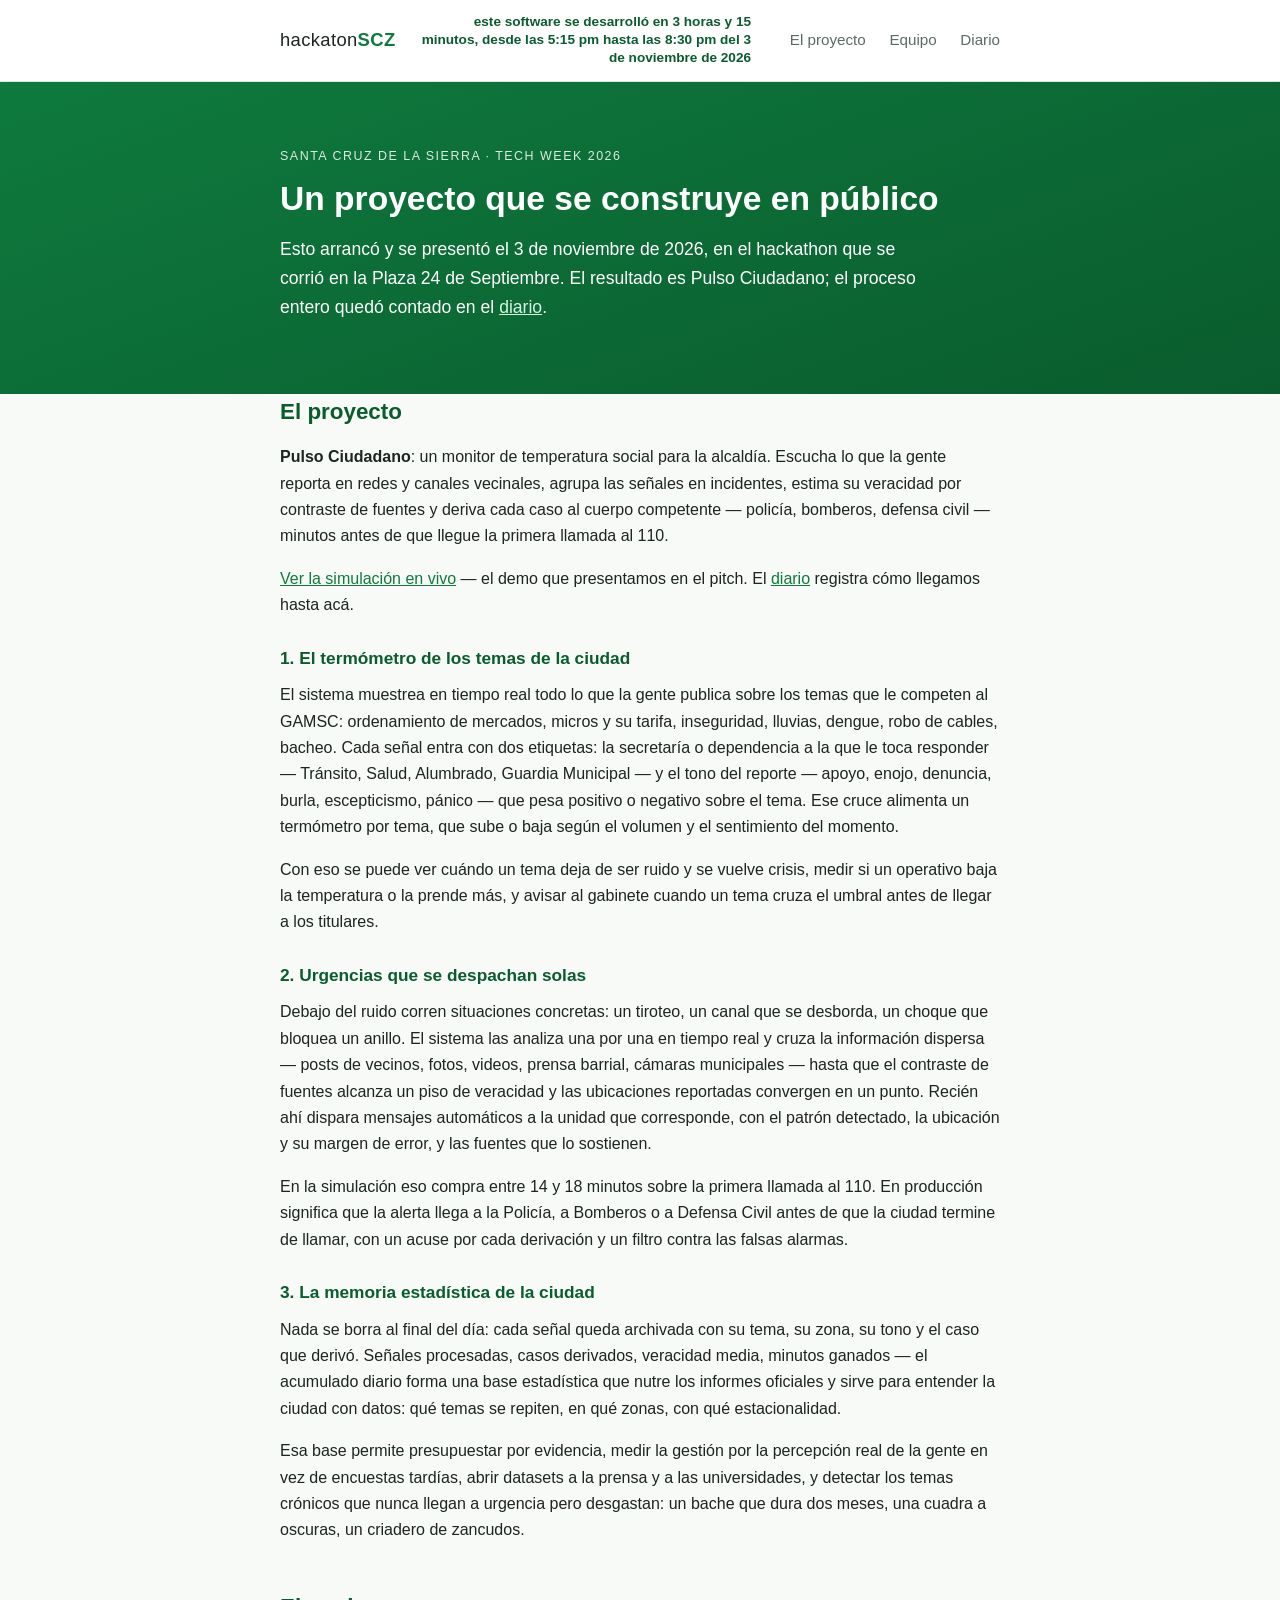
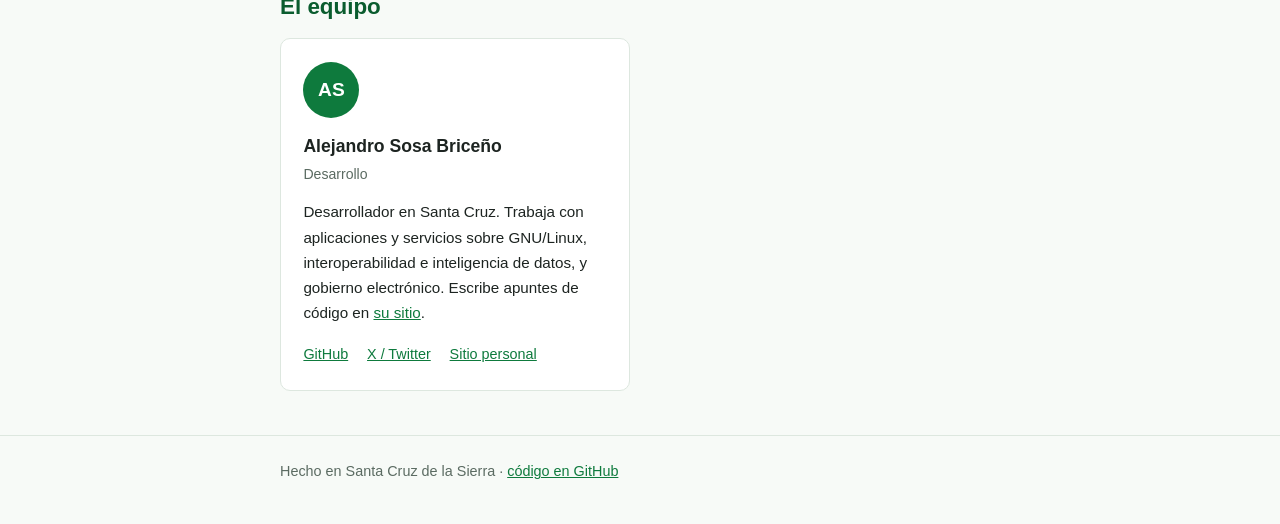
<file: index.html>
<!DOCTYPE html>
<html lang="es">
<head>
  <meta charset="UTF-8">
  <meta name="viewport" content="width=device-width, initial-scale=1.0">
  <title>Hackaton SCZ — diario de proyecto</title>
  <meta name="description" content="Un proyecto nacido en el hackathon del Tech Week de Santa Cruz de la Sierra. Acá contamos cómo avanza.">
  <link rel="stylesheet" href="assets/css/style.css">
</head>
<body>
  <header class="site-header">
    <div class="container">
      <span class="logo">hackaton<b>SCZ</b></span>
      <span class="countdown">este software se desarrolló en 3 horas y 15 minutos, desde las 5:15 pm hasta las 8:30 pm del 3 de noviembre de 2026</span>
      <nav>
        <a href="#proyecto">El proyecto</a>
        <a href="#equipo">Equipo</a>
        <a href="diario/">Diario</a>
      </nav>
    </div>
  </header>

  <section class="hero">
    <div class="container">
      <p class="kicker">Santa Cruz de la Sierra · Tech Week 2026</p>
      <h1>Un proyecto que se construye en público</h1>
      <p class="lede">
        Esto arrancó y se presentó el 3 de noviembre de 2026, en el hackathon que
        se corrió en la Plaza 24 de Septiembre. El resultado es Pulso Ciudadano;
        el proceso entero quedó contado en el
        <a href="diario/">diario</a>.
      </p>
    </div>
  </section>

  <main class="container">
    <section id="proyecto">
      <h2>El proyecto</h2>
      <p>
        <strong>Pulso Ciudadano</strong>: un monitor de temperatura social para la
        alcaldía. Escucha lo que la gente reporta en redes y canales vecinales,
        agrupa las señales en incidentes, estima su veracidad por contraste de
        fuentes y deriva cada caso al cuerpo competente — policía, bomberos,
        defensa civil — minutos antes de que llegue la primera llamada al 110.
      </p>
      <p>
        <a href="termometro/">Ver la simulación en vivo</a> — el demo que
        presentamos en el pitch. El <a href="diario/">diario</a> registra cómo
        llegamos hasta acá.
      </p>

      <h3>1. El termómetro de los temas de la ciudad</h3>
      <p>
        El sistema muestrea en tiempo real todo lo que la gente publica sobre
        los temas que le competen al GAMSC: ordenamiento de mercados, micros y
        su tarifa, inseguridad, lluvias, dengue, robo de cables, bacheo. Cada
        señal entra con dos etiquetas: la secretaría o dependencia a la que le
        toca responder — Tránsito, Salud, Alumbrado, Guardia Municipal — y el
        tono del reporte — apoyo, enojo, denuncia, burla, escepticismo, pánico —
        que pesa positivo o negativo sobre el tema. Ese cruce alimenta un
        termómetro por tema, que sube o baja según el volumen y el sentimiento
        del momento.
      </p>
      <p>
        Con eso se puede ver cuándo un tema deja de ser ruido y se vuelve
        crisis, medir si un operativo baja la temperatura o la prende más, y
        avisar al gabinete cuando un tema cruza el umbral antes de llegar a los
        titulares.
      </p>

      <h3>2. Urgencias que se despachan solas</h3>
      <p>
        Debajo del ruido corren situaciones concretas: un tiroteo, un canal que
        se desborda, un choque que bloquea un anillo. El sistema las analiza una
        por una en tiempo real y cruza la información dispersa — posts de
        vecinos, fotos, videos, prensa barrial, cámaras municipales — hasta que
        el contraste de fuentes alcanza un piso de veracidad y las ubicaciones
        reportadas convergen en un punto. Recién ahí dispara mensajes
        automáticos a la unidad que corresponde, con el patrón detectado, la
        ubicación y su margen de error, y las fuentes que lo sostienen.
      </p>
      <p>
        En la simulación eso compra entre 14 y 18 minutos sobre la primera
        llamada al 110. En producción significa que la alerta llega a la
        Policía, a Bomberos o a Defensa Civil antes de que la ciudad termine de
        llamar, con un acuse por cada derivación y un filtro contra las falsas
        alarmas.
      </p>

      <h3>3. La memoria estadística de la ciudad</h3>
      <p>
        Nada se borra al final del día: cada señal queda archivada con su tema,
        su zona, su tono y el caso que derivó. Señales procesadas, casos
        derivados, veracidad media, minutos ganados — el acumulado diario forma
        una base estadística que nutre los informes oficiales y sirve para
        entender la ciudad con datos: qué temas se repiten, en qué zonas, con
        qué estacionalidad.
      </p>
      <p>
        Esa base permite presupuestar por evidencia, medir la gestión por la
        percepción real de la gente en vez de encuestas tardías, abrir datasets
        a la prensa y a las universidades, y detectar los temas crónicos que
        nunca llegan a urgencia pero desgastan: un bache que dura dos meses,
        una cuadra a oscuras, un criadero de zancudos.
      </p>
    </section>

    <section id="equipo">
      <h2>El equipo</h2>
      <div class="team-grid">
        <article class="member-card">
          <div class="member-avatar">AS</div>
          <h3>Alejandro Sosa Briceño</h3>
          <p class="member-role">Desarrollo</p>
          <p class="member-bio">
            Desarrollador en Santa Cruz. Trabaja con aplicaciones y servicios
            sobre GNU/Linux, interoperabilidad e inteligencia de datos, y
            gobierno electrónico. Escribe apuntes de código en
            <a href="https://asosab.github.io">su sitio</a>.
          </p>
          <ul class="member-links">
            <li><a href="https://github.com/asosab">GitHub</a></li>
            <li><a href="https://x.com/asosab">X / Twitter</a></li>
            <li><a href="https://asosab.github.io">Sitio personal</a></li>
          </ul>
        </article>
        <!-- Nuevas tarjetas de equipo acá -->
      </div>
    </section>
  </main>

  <footer class="site-footer">
    <div class="container">
      <p>
        Hecho en Santa Cruz de la Sierra ·
        <a href="https://github.com/asosab/hackaton_SCZ">código en GitHub</a>
      </p>
    </div>
  </footer>

</body>
</html>
</file>
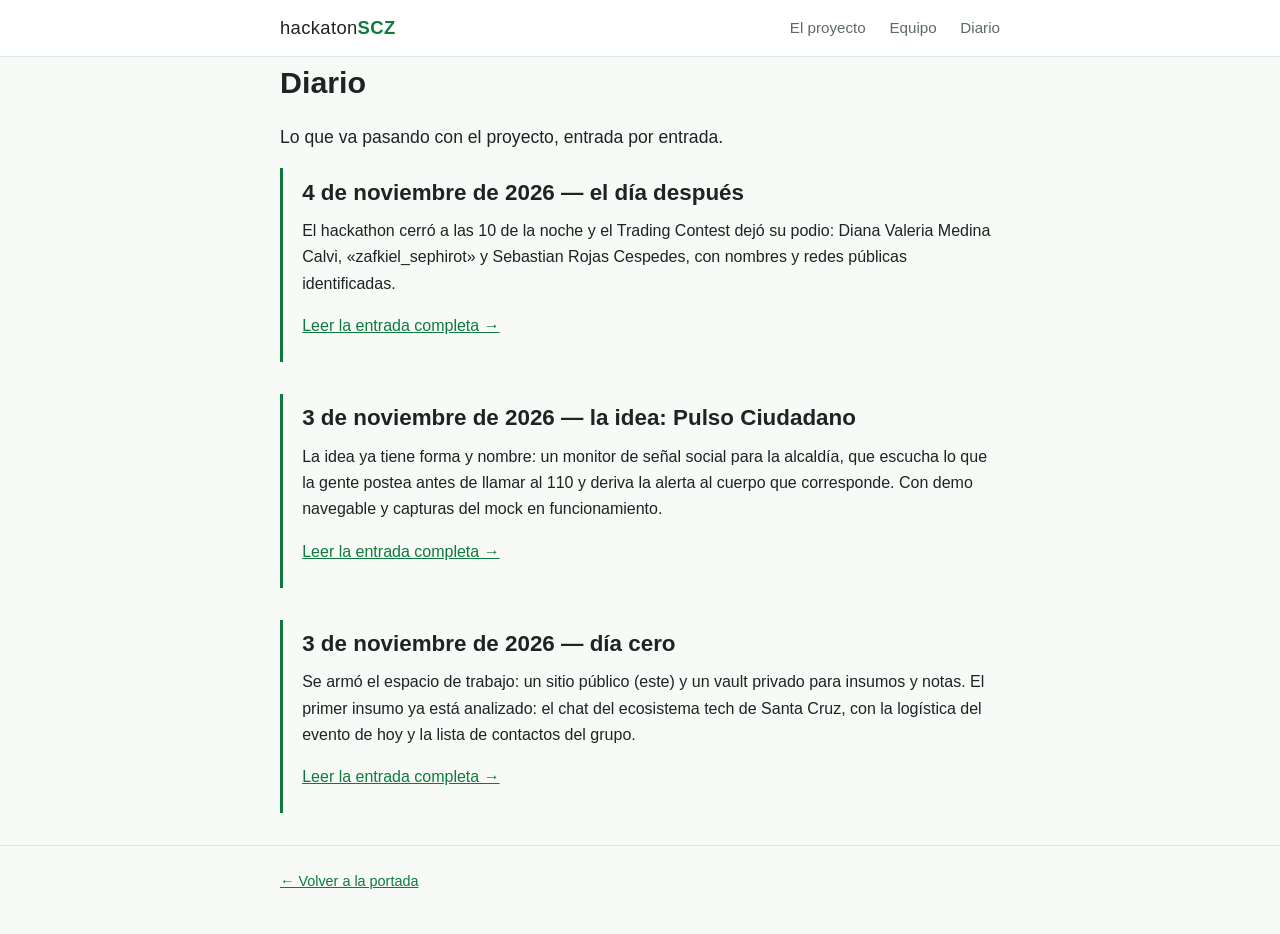
<file: diario/index.html>
<!DOCTYPE html>
<html lang="es">
<head>
  <meta charset="UTF-8">
  <meta name="viewport" content="width=device-width, initial-scale=1.0">
  <title>Diario — Hackaton SCZ</title>
  <meta name="description" content="Bitácora del proyecto: qué hicimos, qué decidimos y qué quedó pendiente.">
  <link rel="stylesheet" href="../assets/css/style.css">
</head>
<body>
  <header class="site-header">
    <div class="container">
      <span class="logo">hackaton<b>SCZ</b></span>
      <nav>
        <a href="../#proyecto">El proyecto</a>
        <a href="../#equipo">Equipo</a>
        <a href="./">Diario</a>
      </nav>
    </div>
  </header>

  <main class="container">
    <h1>Diario</h1>
    <p class="lede">Lo que va pasando con el proyecto, entrada por entrada.</p>

    <article class="diary-entry">
      <h2><a href="2026-11-04.html">4 de noviembre de 2026 — el día después</a></h2>
      <p>
        El hackathon cerró a las 10 de la noche y el Trading Contest dejó
        su podio: Diana Valeria Medina Calvi, «zafkiel_sephirot» y
        Sebastian Rojas Cespedes, con nombres y redes públicas
        identificadas.
      </p>
      <p><a href="2026-11-04.html">Leer la entrada completa →</a></p>
    </article>

    <article class="diary-entry">
      <h2><a href="2026-11-03-pulso.html">3 de noviembre de 2026 — la idea: Pulso Ciudadano</a></h2>
      <p>
        La idea ya tiene forma y nombre: un monitor de señal social para la
        alcaldía, que escucha lo que la gente postea antes de llamar al 110
        y deriva la alerta al cuerpo que corresponde. Con demo navegable y
        capturas del mock en funcionamiento.
      </p>
      <p><a href="2026-11-03-pulso.html">Leer la entrada completa →</a></p>
    </article>

    <article class="diary-entry">
      <h2><a href="2026-11-03.html">3 de noviembre de 2026 — día cero</a></h2>
      <p>
        Se armó el espacio de trabajo: un sitio público (este) y un vault
        privado para insumos y notas. El primer insumo ya está analizado: el
        chat del ecosistema tech de Santa Cruz, con la logística del evento de
        hoy y la lista de contactos del grupo.
      </p>
      <p><a href="2026-11-03.html">Leer la entrada completa →</a></p>
    </article>
  </main>

  <footer class="site-footer">
    <div class="container">
      <p><a href="../">← Volver a la portada</a></p>
    </div>
  </footer>
</body>
</html>
</file>
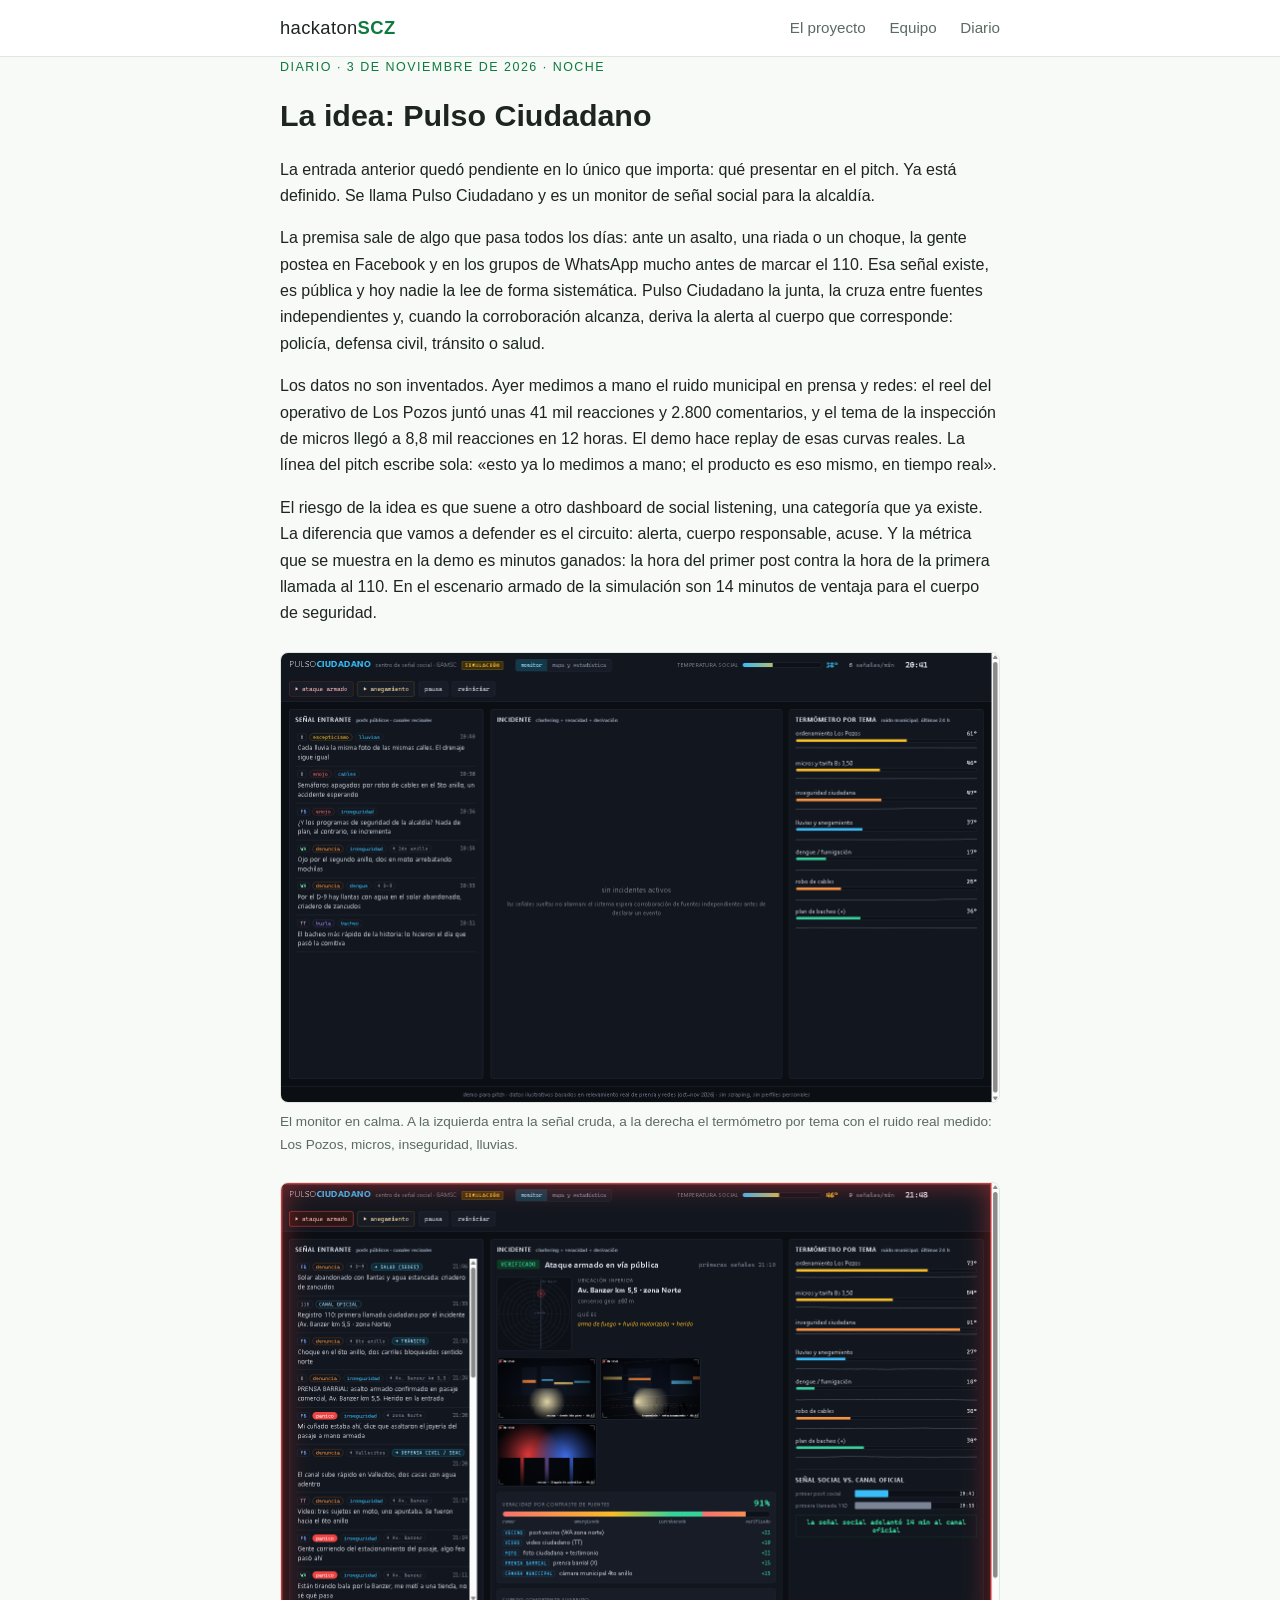
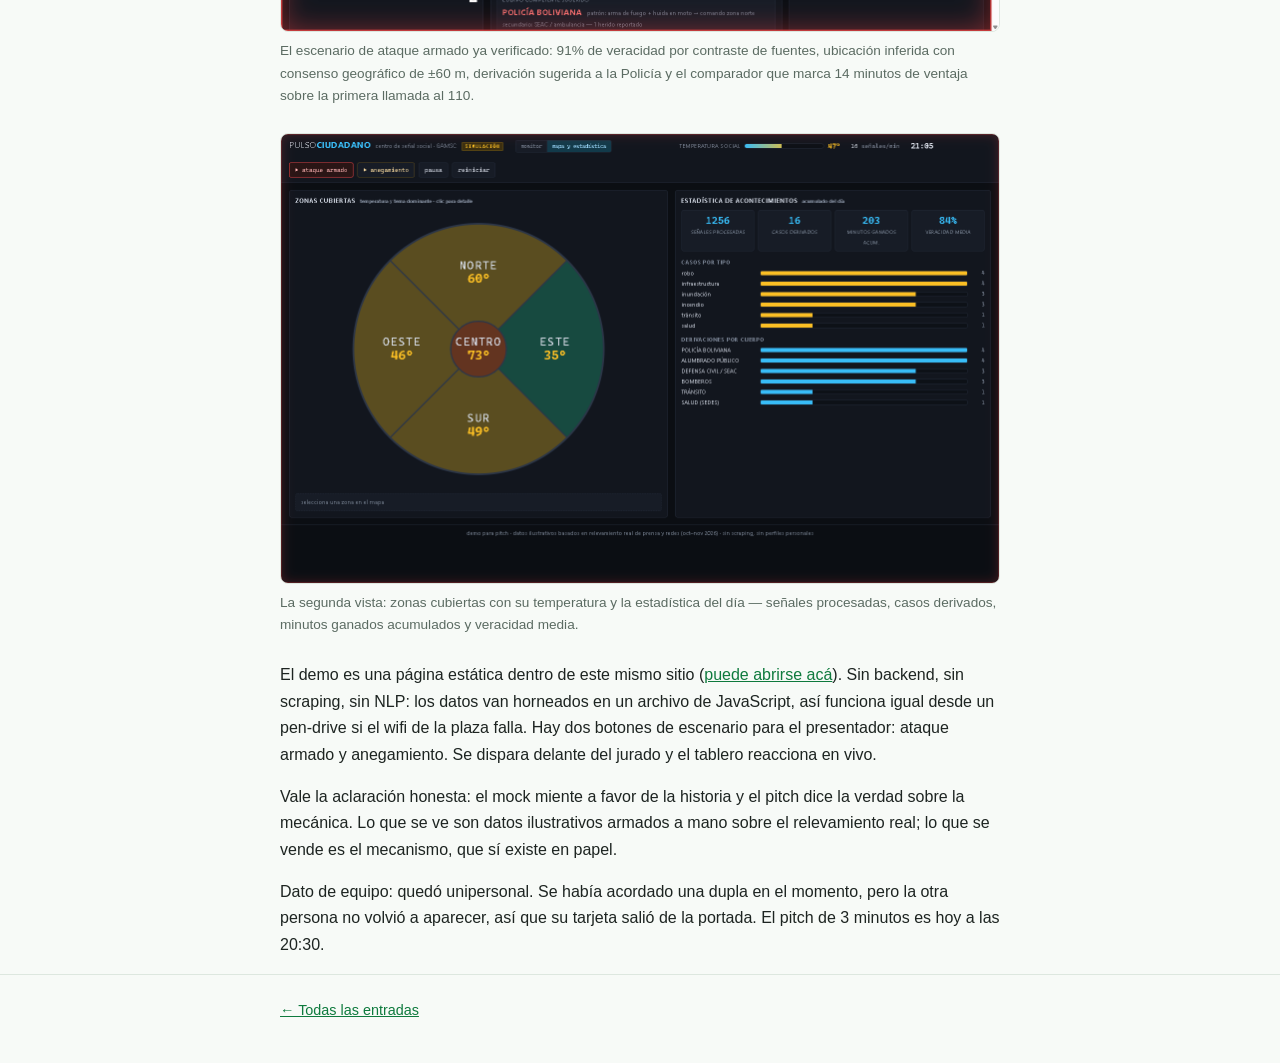
<file: diario/2026-11-03-pulso.html>
<!DOCTYPE html>
<html lang="es">
<head>
  <meta charset="UTF-8">
  <meta name="viewport" content="width=device-width, initial-scale=1.0">
  <title>3 de noviembre de 2026 — la idea · Hackaton SCZ</title>
  <link rel="stylesheet" href="../assets/css/style.css">
</head>
<body>
  <header class="site-header">
    <div class="container">
      <span class="logo">hackaton<b>SCZ</b></span>
      <nav>
        <a href="../#proyecto">El proyecto</a>
        <a href="../#equipo">Equipo</a>
        <a href="./">Diario</a>
      </nav>
    </div>
  </header>

  <main class="container diary-post">
    <p class="kicker">Diario · 3 de noviembre de 2026 · noche</p>
    <h1>La idea: Pulso Ciudadano</h1>

    <p>
      La entrada anterior quedó pendiente en lo único que importa: qué
      presentar en el pitch. Ya está definido. Se llama Pulso Ciudadano y es
      un monitor de señal social para la alcaldía.
    </p>
    <p>
      La premisa sale de algo que pasa todos los días: ante un asalto, una
      riada o un choque, la gente postea en Facebook y en los grupos de
      WhatsApp mucho antes de marcar el 110. Esa señal existe, es pública y
      hoy nadie la lee de forma sistemática. Pulso Ciudadano la junta, la
      cruza entre fuentes independientes y, cuando la corroboración alcanza,
      deriva la alerta al cuerpo que corresponde: policía, defensa civil,
      tránsito o salud.
    </p>
    <p>
      Los datos no son inventados. Ayer medimos a mano el ruido municipal en
      prensa y redes: el reel del operativo de Los Pozos juntó unas 41 mil
      reacciones y 2.800 comentarios, y el tema de la inspección de micros
      llegó a 8,8 mil reacciones en 12 horas. El demo hace replay de esas
      curvas reales. La línea del pitch escribe sola: «esto ya lo medimos a
      mano; el producto es eso mismo, en tiempo real».
    </p>
    <p>
      El riesgo de la idea es que suene a otro dashboard de social
      listening, una categoría que ya existe. La diferencia que vamos a
      defender es el circuito: alerta, cuerpo responsable, acuse. Y la
      métrica que se muestra en la demo es minutos ganados: la hora del
      primer post contra la hora de la primera llamada al 110. En el
      escenario armado de la simulación son 14 minutos de ventaja para el
      cuerpo de seguridad.
    </p>

    <figure>
      <img src="../assets/img/pulso-monitor.png"
           alt="Monitor de Pulso Ciudadano en calma: feed de señales, termómetro por tema y temperatura social global">
      <figcaption>
        El monitor en calma. A la izquierda entra la señal cruda, a la
        derecha el termómetro por tema con el ruido real medido: Los Pozos,
        micros, inseguridad, lluvias.
      </figcaption>
    </figure>

    <figure>
      <img src="../assets/img/pulso-incidente-verificado.png"
           alt="Incidente verificado en Pulso Ciudadano: ataque armado con 91% de veracidad, derivación sugerida a Policía Boliviana y 14 minutos ganados sobre el canal oficial">
      <figcaption>
        El escenario de ataque armado ya verificado: 91% de veracidad por
        contraste de fuentes, ubicación inferida con consenso geográfico de
        ±60 m, derivación sugerida a la Policía y el comparador que marca
        14 minutos de ventaja sobre la primera llamada al 110.
      </figcaption>
    </figure>

    <figure>
      <img src="../assets/img/pulso-mapa-estadistica.png"
           alt="Vista de mapa y estadística: zonas cubiertas de Santa Cruz con su temperatura y acumulado de señales, casos derivados y minutos ganados del día">
      <figcaption>
        La segunda vista: zonas cubiertas con su temperatura y la
        estadística del día — señales procesadas, casos derivados, minutos
        ganados acumulados y veracidad media.
      </figcaption>
    </figure>

    <p>
      El demo es una página estática dentro de este mismo sitio
      (<a href="../termometro/">puede abrirse acá</a>). Sin backend, sin
      scraping, sin NLP: los datos van horneados en un archivo de
      JavaScript, así funciona igual desde un pen-drive si el wifi de la
      plaza falla. Hay dos botones de escenario para el presentador: ataque
      armado y anegamiento. Se dispara delante del jurado y el tablero
      reacciona en vivo.
    </p>
    <p>
      Vale la aclaración honesta: el mock miente a favor de la historia y el
      pitch dice la verdad sobre la mecánica. Lo que se ve son datos
      ilustrativos armados a mano sobre el relevamiento real; lo que se
      vende es el mecanismo, que sí existe en papel.
    </p>
    <p>
      Dato de equipo: quedó unipersonal. Se había acordado una dupla en el
      momento, pero la otra persona no volvió a aparecer, así que su tarjeta
      salió de la portada. El pitch de 3 minutos es hoy a las 20:30.
    </p>
  </main>

  <footer class="site-footer">
    <div class="container">
      <p><a href="./">← Todas las entradas</a></p>
    </div>
  </footer>
</body>
</html>
</file>
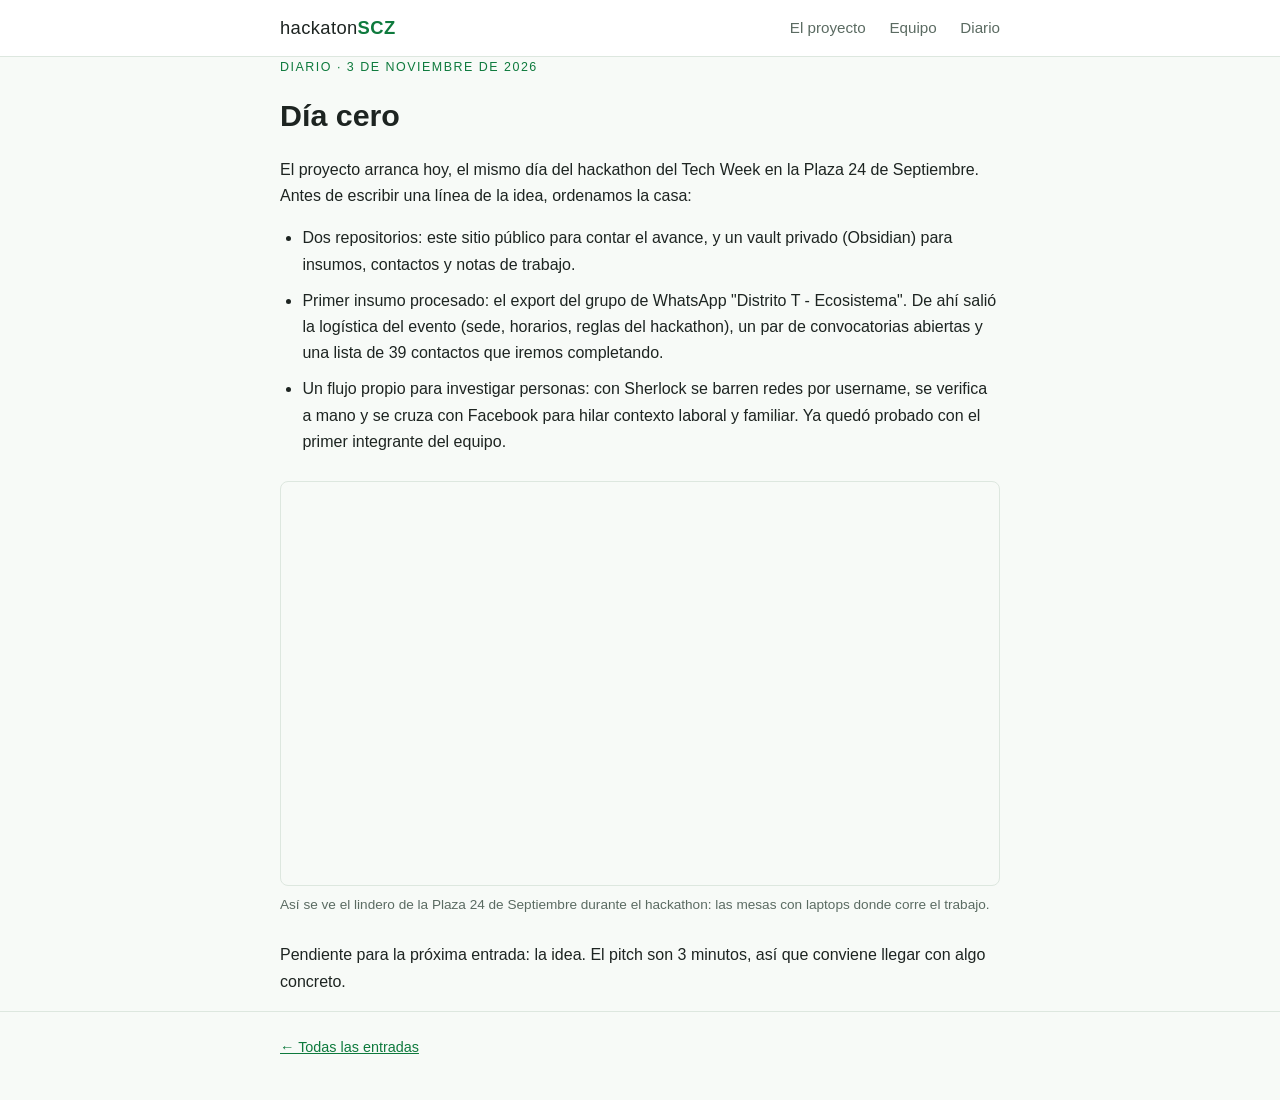
<file: diario/2026-11-03.html>
<!DOCTYPE html>
<html lang="es">
<head>
  <meta charset="UTF-8">
  <meta name="viewport" content="width=device-width, initial-scale=1.0">
  <title>3 de noviembre de 2026 — día cero · Hackaton SCZ</title>
  <link rel="stylesheet" href="../assets/css/style.css">
</head>
<body>
  <header class="site-header">
    <div class="container">
      <span class="logo">hackaton<b>SCZ</b></span>
      <nav>
        <a href="../#proyecto">El proyecto</a>
        <a href="../#equipo">Equipo</a>
        <a href="./">Diario</a>
      </nav>
    </div>
  </header>

  <main class="container diary-post">
    <p class="kicker">Diario · 3 de noviembre de 2026</p>
    <h1>Día cero</h1>

    <p>
      El proyecto arranca hoy, el mismo día del hackathon del Tech Week en la
      Plaza 24 de Septiembre. Antes de escribir una línea de la idea, ordenamos
      la casa:
    </p>
    <ul>
      <li>
        Dos repositorios: este sitio público para contar el avance, y un vault
        privado (Obsidian) para insumos, contactos y notas de trabajo.
      </li>
      <li>
        Primer insumo procesado: el export del grupo de WhatsApp
        "Distrito T - Ecosistema". De ahí salió la logística del evento
        (sede, horarios, reglas del hackathon), un par de convocatorias
        abiertas y una lista de 39 contactos que iremos completando.
      </li>
      <li>
        Un flujo propio para investigar personas: con Sherlock se barren redes
        por username, se verifica a mano y se cruza con Facebook para hilar
        contexto laboral y familiar. Ya quedó probado con el primer integrante
        del equipo.
      </li>
    </ul>

    <figure>
      <iframe src="https://www.youtube.com/embed/TmfDg1CaYFY"
              title="Video: el lindero de la Plaza 24 de Septiembre durante el hackathon"
              allow="accelerometer; clipboard-write; encrypted-media; gyroscope; picture-in-picture"
              allowfullscreen></iframe>
      <figcaption>
        Así se ve el lindero de la Plaza 24 de Septiembre durante el
        hackathon: las mesas con laptops donde corre el trabajo.
      </figcaption>
    </figure>

    <p>
      Pendiente para la próxima entrada: la idea. El pitch son 3 minutos, así
      que conviene llegar con algo concreto.
    </p>
  </main>

  <footer class="site-footer">
    <div class="container">
      <p><a href="./">← Todas las entradas</a></p>
    </div>
  </footer>
</body>
</html>
</file>
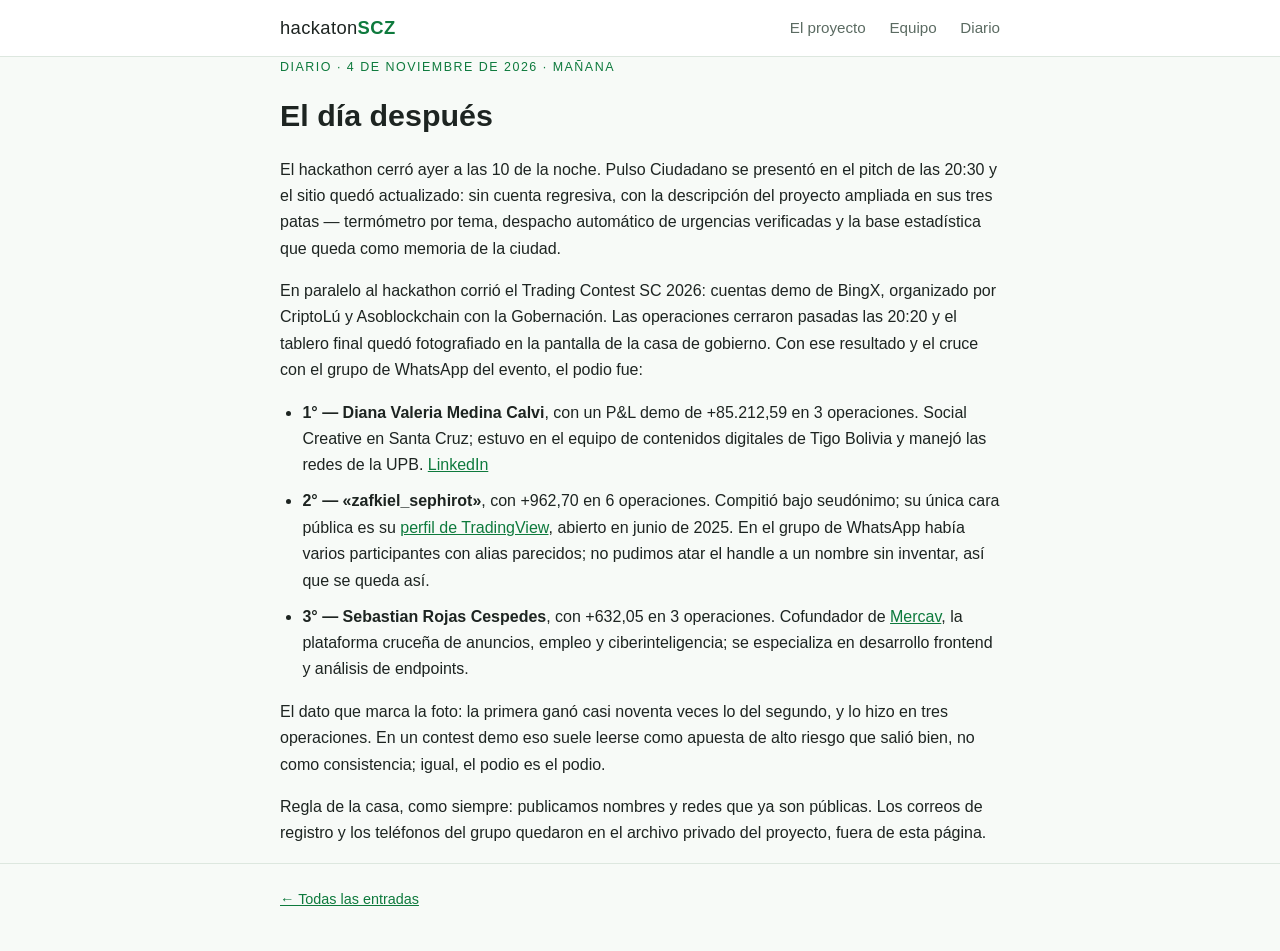
<file: diario/2026-11-04.html>
<!DOCTYPE html>
<html lang="es">
<head>
  <meta charset="UTF-8">
  <meta name="viewport" content="width=device-width, initial-scale=1.0">
  <title>4 de noviembre de 2026 — el día después · Hackaton SCZ</title>
  <link rel="stylesheet" href="../assets/css/style.css">
</head>
<body>
  <header class="site-header">
    <div class="container">
      <span class="logo">hackaton<b>SCZ</b></span>
      <nav>
        <a href="../#proyecto">El proyecto</a>
        <a href="../#equipo">Equipo</a>
        <a href="./">Diario</a>
      </nav>
    </div>
  </header>

  <main class="container diary-post">
    <p class="kicker">Diario · 4 de noviembre de 2026 · mañana</p>
    <h1>El día después</h1>

    <p>
      El hackathon cerró ayer a las 10 de la noche. Pulso Ciudadano se
      presentó en el pitch de las 20:30 y el sitio quedó actualizado: sin
      cuenta regresiva, con la descripción del proyecto ampliada en sus tres
      patas — termómetro por tema, despacho automático de urgencias
      verificadas y la base estadística que queda como memoria de la ciudad.
    </p>
    <p>
      En paralelo al hackathon corrió el Trading Contest SC 2026: cuentas
      demo de BingX, organizado por CriptoLú y Asoblockchain con la
      Gobernación. Las operaciones cerraron pasadas las 20:20 y el tablero
      final quedó fotografiado en la pantalla de la casa de gobierno. Con
      ese resultado y el cruce con el grupo de WhatsApp del evento, el
      podio fue:
    </p>

    <ul>
      <li>
        <strong>1° — Diana Valeria Medina Calvi</strong>, con un P&amp;L
        demo de +85.212,59 en 3 operaciones. Social Creative en Santa
        Cruz; estuvo en el equipo de contenidos digitales de Tigo Bolivia
        y manejó las redes de la UPB.
        <a href="https://www.linkedin.com/in/dv-mc">LinkedIn</a>
      </li>
      <li>
        <strong>2° — «zafkiel_sephirot»</strong>, con +962,70 en 6
        operaciones. Compitió bajo seudónimo; su única cara pública es su
        <a href="https://www.tradingview.com/u/zafkiel_sephirot/">perfil
        de TradingView</a>, abierto en junio de 2025. En el grupo de
        WhatsApp había varios participantes con alias parecidos; no
        pudimos atar el handle a un nombre sin inventar, así que se queda
        así.
      </li>
      <li>
        <strong>3° — Sebastian Rojas Cespedes</strong>, con +632,05 en 3
        operaciones. Cofundador de
        <a href="https://mercav.lat/nosotros#sebastian">Mercav</a>, la
        plataforma cruceña de anuncios, empleo y ciberinteligencia; se
        especializa en desarrollo frontend y análisis de endpoints.
      </li>
    </ul>

    <p>
      El dato que marca la foto: la primera ganó casi noventa veces lo del
      segundo, y lo hizo en tres operaciones. En un contest demo eso suele
      leerse como apuesta de alto riesgo que salió bien, no como
      consistencia; igual, el podio es el podio.
    </p>
    <p>
      Regla de la casa, como siempre: publicamos nombres y redes que ya
      son públicas. Los correos de registro y los teléfonos del grupo
      quedaron en el archivo privado del proyecto, fuera de esta página.
    </p>
  </main>

  <footer class="site-footer">
    <div class="container">
      <p><a href="./">← Todas las entradas</a></p>
    </div>
  </footer>
</body>
</html>
</file>
<file: assets/css/style.css>
:root {
  --green: #0e7a3d;
  --green-dark: #0a5c2e;
  --ink: #1d2421;
  --muted: #5b6b62;
  --bg: #f7faf7;
  --card: #ffffff;
  --line: #dde7df;
}

* { box-sizing: border-box; margin: 0; padding: 0; }

body {
  font-family: -apple-system, "Segoe UI", Roboto, "Helvetica Neue", Arial, sans-serif;
  color: var(--ink);
  background: var(--bg);
  line-height: 1.65;
}

.container { max-width: 760px; margin: 0 auto; padding: 0 1.25rem; }

.site-header {
  background: var(--card);
  border-bottom: 1px solid var(--line);
  position: sticky; top: 0;
}
.site-header .container {
  display: flex; align-items: center; justify-content: space-between;
  padding-top: .8rem; padding-bottom: .8rem;
}
.logo { font-size: 1.15rem; font-weight: 400; letter-spacing: .02em; }
.logo b { color: var(--green); font-weight: 700; }
nav a {
  margin-left: 1.2rem; color: var(--muted); text-decoration: none; font-size: .95rem;
}
nav a:hover { color: var(--green); }

.countdown {
  color: var(--green-dark); font-size: .85rem; font-weight: 600;
  font-variant-numeric: tabular-nums;
  max-width: 21rem; text-align: right; line-height: 1.35;
}
@media (max-width: 560px) {
  .site-header .container { flex-wrap: wrap; }
  .countdown { order: 3; width: 100%; }
}

.hero {
  background: linear-gradient(160deg, var(--green) 0%, var(--green-dark) 100%);
  color: #fff;
  padding: 4rem 0 3.5rem;
}
.hero a { color: #d8f3e2; }
.kicker {
  text-transform: uppercase; letter-spacing: .12em; font-size: .78rem;
  opacity: .85; margin-bottom: .8rem;
}
.diary-post .kicker { color: var(--green); opacity: 1; }
.hero h1 { font-size: 2.1rem; line-height: 1.2; margin-bottom: 1rem; }
.lede { font-size: 1.1rem; max-width: 40rem; }

main { padding: 2.5rem 0 3.5rem; }
main section { margin-bottom: 2.8rem; }
h1 { font-size: 1.9rem; margin-bottom: 1rem; }
h2 { font-size: 1.4rem; margin-bottom: .8rem; color: var(--green-dark); }
#proyecto h3 {
  font-size: 1.08rem; color: var(--green-dark);
  margin: 1.6rem 0 .6rem;
}
p { margin-bottom: 1rem; }
a { color: var(--green); }

.team-grid {
  display: grid; gap: 1.2rem;
  grid-template-columns: repeat(auto-fill, minmax(260px, 1fr));
}
.member-card {
  background: var(--card); border: 1px solid var(--line);
  border-radius: 10px; padding: 1.4rem;
}
.member-avatar {
  width: 56px; height: 56px; border-radius: 50%;
  background: var(--green); color: #fff;
  display: flex; align-items: center; justify-content: center;
  font-weight: 700; font-size: 1.2rem; margin-bottom: .9rem;
}
.member-card h3 { font-size: 1.1rem; margin-bottom: .15rem; }
.member-role { color: var(--muted); font-size: .88rem; margin-bottom: .8rem; }
.member-bio { font-size: .95rem; }
.member-links { list-style: none; margin-top: .9rem; }
.member-links li { display: inline-block; margin-right: .9rem; font-size: .9rem; }

.diary-entry {
  border-left: 3px solid var(--green);
  padding: .4rem 0 .4rem 1.2rem; margin-bottom: 2rem;
}
.diary-entry h2 { margin-bottom: .4rem; }
.diary-entry h2 a { color: var(--ink); text-decoration: none; }
.diary-entry h2 a:hover { color: var(--green); }
.diary-post ul { margin: 0 0 1rem 1.4rem; }
.diary-post li { margin-bottom: .6rem; }
.diary-post figure { margin: 1.6rem 0; }
.diary-post figure img {
  width: 100%; display: block;
  border: 1px solid var(--line); border-radius: 8px;
}
.diary-post figcaption {
  font-size: .85rem; color: var(--muted); margin-top: .5rem;
}
.diary-post figure iframe {
  width: 100%; display: block; aspect-ratio: 16/9;
  border: 1px solid var(--line); border-radius: 8px;
}

.site-footer {
  border-top: 1px solid var(--line); padding: 1.5rem 0;
  color: var(--muted); font-size: .9rem;
}
</file>
